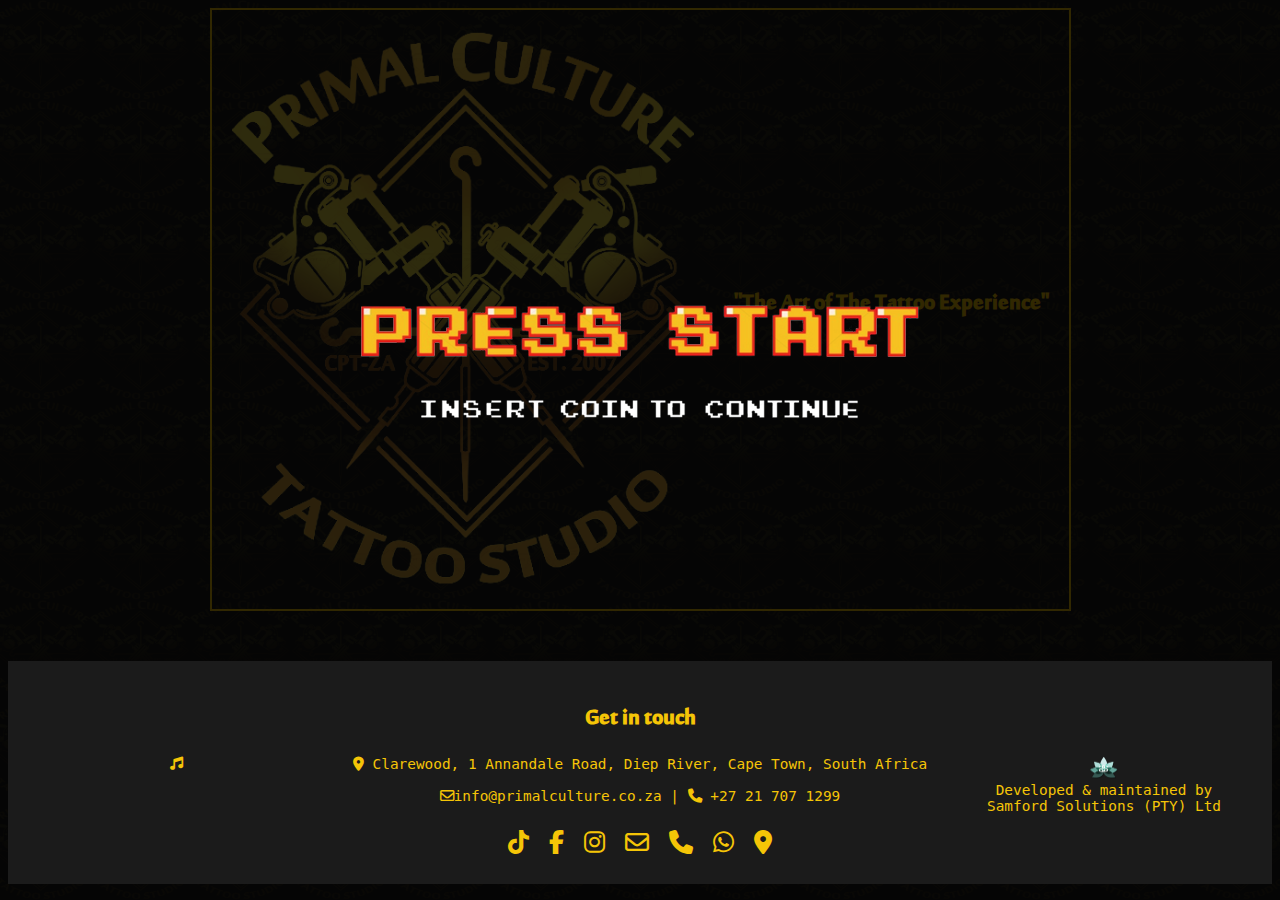
<file: index.html>
<!DOCTYPE html>
<html lang="en">
  <head>
    <meta charset="UTF-8" />
    <meta name="viewport" content="width=device-width, initial-scale=1.0" />
    <title>Primal Culture Tattoo Studio</title>
    <meta
      name="description"
      content="Experience world-class tattoo artistry at Primal Culture Tattoo Studio. Our talented artists specialize in a variety of styles, from traditional to contemporary. Owner Clinton Naidoo"
    />
    <meta
      name="keywords"
      content="Primal Culture Tattoo Studio, tattoo studio, tattoos, tattoo artists, custom tattoos, body art, ink, design, art, piercing, Primal Culture, Clinton Naidoo"
    />
    <link rel="apple-touch-icon" sizes="180x180" href="ico/" />
    <link
      rel="icon"
      type="image/png"
      sizes="32x32"
      href="ico/favicon-32x32.png"
    />
    <link
      rel="icon"
      type="image/png"
      sizes="16x16"
      href="ico/favicon-16x16.png"
    />
    <link rel="manifest" href="ico/site.webmanifest" />
    <link rel="stylesheet" href="css/styles.css" />
    <link
      rel="stylesheet"
      href="https://cdnjs.cloudflare.com/ajax/libs/font-awesome/6.4.0/css/all.min.css"
    />
  </head>
  <!-- Google tag (gtag.js) -->
  <script
    async
    src="https://www.googletagmanager.com/gtag/js?id=G-3WVLD39H5S"
  ></script>
  <!-- Google tag (gtag.js) -->
  <script
    async
    src="https://www.googletagmanager.com/gtag/js?id=G-3WVLD39H5S"
  ></script>
  <script>
    window.dataLayer = window.dataLayer || [];
    function gtag() {
      dataLayer.push(arguments);
    }
    gtag("js", new Date());

    gtag("config", "G-3WVLD39H5S");
  </script>
  <body>
    <div class="container">
      <div class="overlay">
        <img src="images/PressStart.png" alt="Insert coin to continue" />
      </div>
      <div class="grid">
        <div class="grid-item">
          <img
            src="images/PrimalCulture.png"
            alt="Primal Culture Tattoo Studio"
          />
        </div>
        <div class="grid-item item">
          <h1>"The Art of The Tattoo Experience"</h1>
        </div>
      </div>
    </div>
    <footer class="footer-container">
      <div class="item centered"><h1 class="centered">Get in touch</h1></div>
      <div class="footer-container-item">
        <div class="item centered">
          <audio
            id="bobbleAudio"
            src="audio/BubbleBobble.mp3"
            preload="auto"
            autoplay
            loop="loop"
          ></audio>
          <button id="btn_playPause" value="" title="CLICK ME!">
            <i class="fa-solid fa-music fa-beat" style="--fa-beat-scale: 2"></i>
          </button>
        </div>
        <div class="item centered wider-item">
          <code>
            <a
              href="https://maps.app.goo.gl/v45ohLUkHNrh6TwU8"
              target="_blank"
              title="See where Primal Culture Tattoo Studio is located"
              ><i
                class="fa-solid fa-location-dot"
                title="Primal Culture address"
              ></i
            ></a>
            Clarewood, 1 Annandale Road, Diep River, Cape Town, South Africa
            <br /><br />
            <i
              class="fa-regular fa-envelope"
              title="Email Primal Culture Now!"
            ></i
            ><a href="mailto:info@primalculture.co.za"
              >info@primalculture.co.za</a
            >
            |
            <i class="fa-solid fa-phone"></i>&nbsp;<a
              href="tel:+27217071299"
              title="Call Primal Culture"
              >+27&nbsp;21&nbsp;707&nbsp;1299</a
            ><br /><br />
          </code>
          <div class="footer-icons">
            <a
              href="https://www.tiktok.com/@primal_culture"
              title="TikTok Primal Culture"
              ><i class="fa-brands fa-tiktok"></i
            ></a>
            <a
              href="https://www.facebook.com/PrimalCultureTattoo/"
              target="_blank"
              title="Facebook Primal Culture Tattoo Studio"
              ><i class="fa-brands fa-facebook-f"></i
            ></a>
            <a
              href="https://www.instagram.com/primal_culture/?hl=en"
              target="_blank"
              title="Primal Culture on Instagram"
              ><i class="fa-brands fa-instagram"></i
            ></a>
            <a href="mailto:info@primalculture.co.za"
              ><i
                class="fa-regular fa-envelope"
                title="Email Primal Culture Now!"
              ></i
            ></a>
            <a href="tel:+27217071299" title="Call Primal Culture"
              ><i class="fa-solid fa-phone"></i
            ></a>
            <a
              href="https://wa.me/27217071299?text=Hello%20there%20from%20the%20website"
              target="_blank"
              title="WhatsApp Primal Culture"
              ><i class="fa-brands fa-whatsapp"></i
            ></a>
            <a
              href="https://maps.app.goo.gl/v45ohLUkHNrh6TwU8"
              target="_blank"
              title="See where Primal Culture Tattoo Studio is located"
              ><i class="fa-solid fa-location-dot"></i
            ></a>
          </div>
        </div>
        <div class="item centered">
          <code
            ><a
              href="https://www.samford.co.za"
              target="_blank"
              title="Developed and
            maintained by Samford Solutions"
            >
              <img
                class="samford-img"
                src="images/SamfordSolutions.png"
                alt="Developed and
                        maintained by Samford Solutions"
              /> </a
            ><br />Developed &amp; maintained by <br />
            Samford Solutions (PTY) Ltd
          </code>
        </div>
      </div>
    </footer>
    <script src="js/sound.js"></script>
  </body>
</html>
</file>
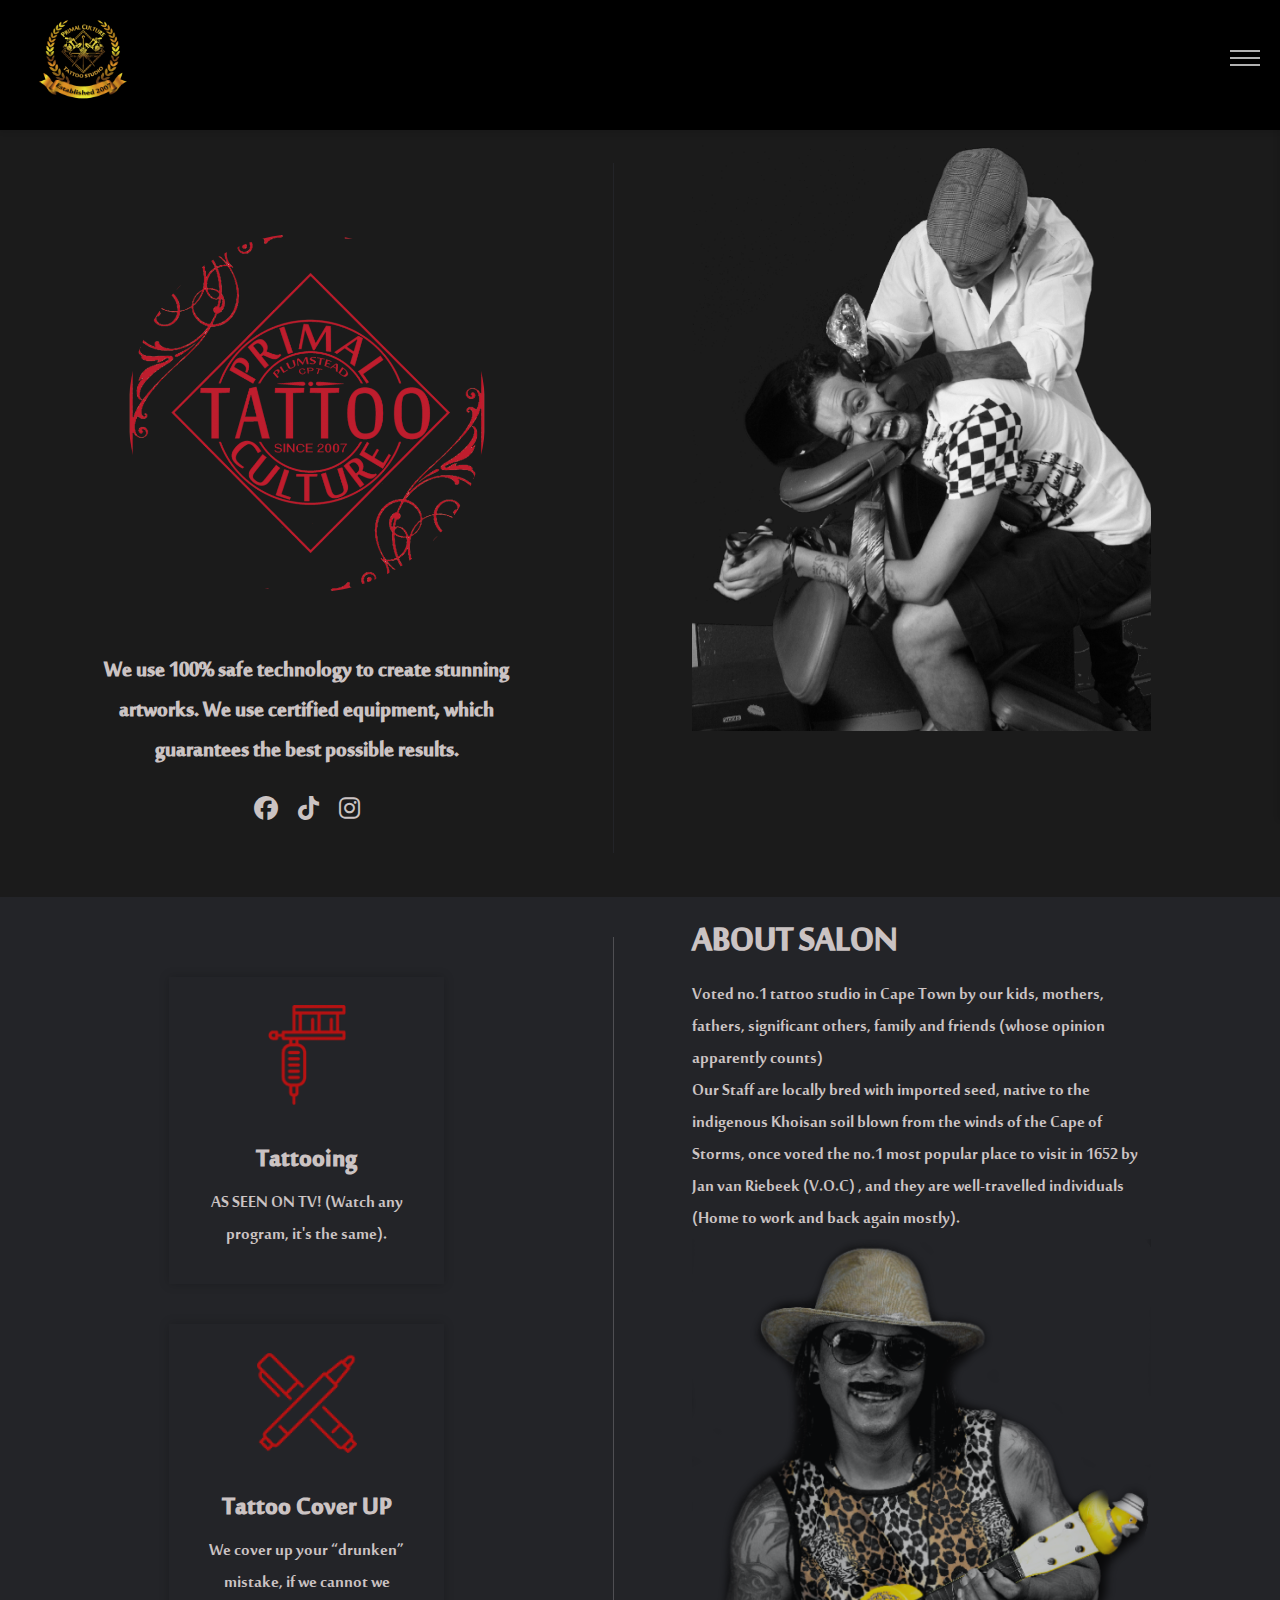
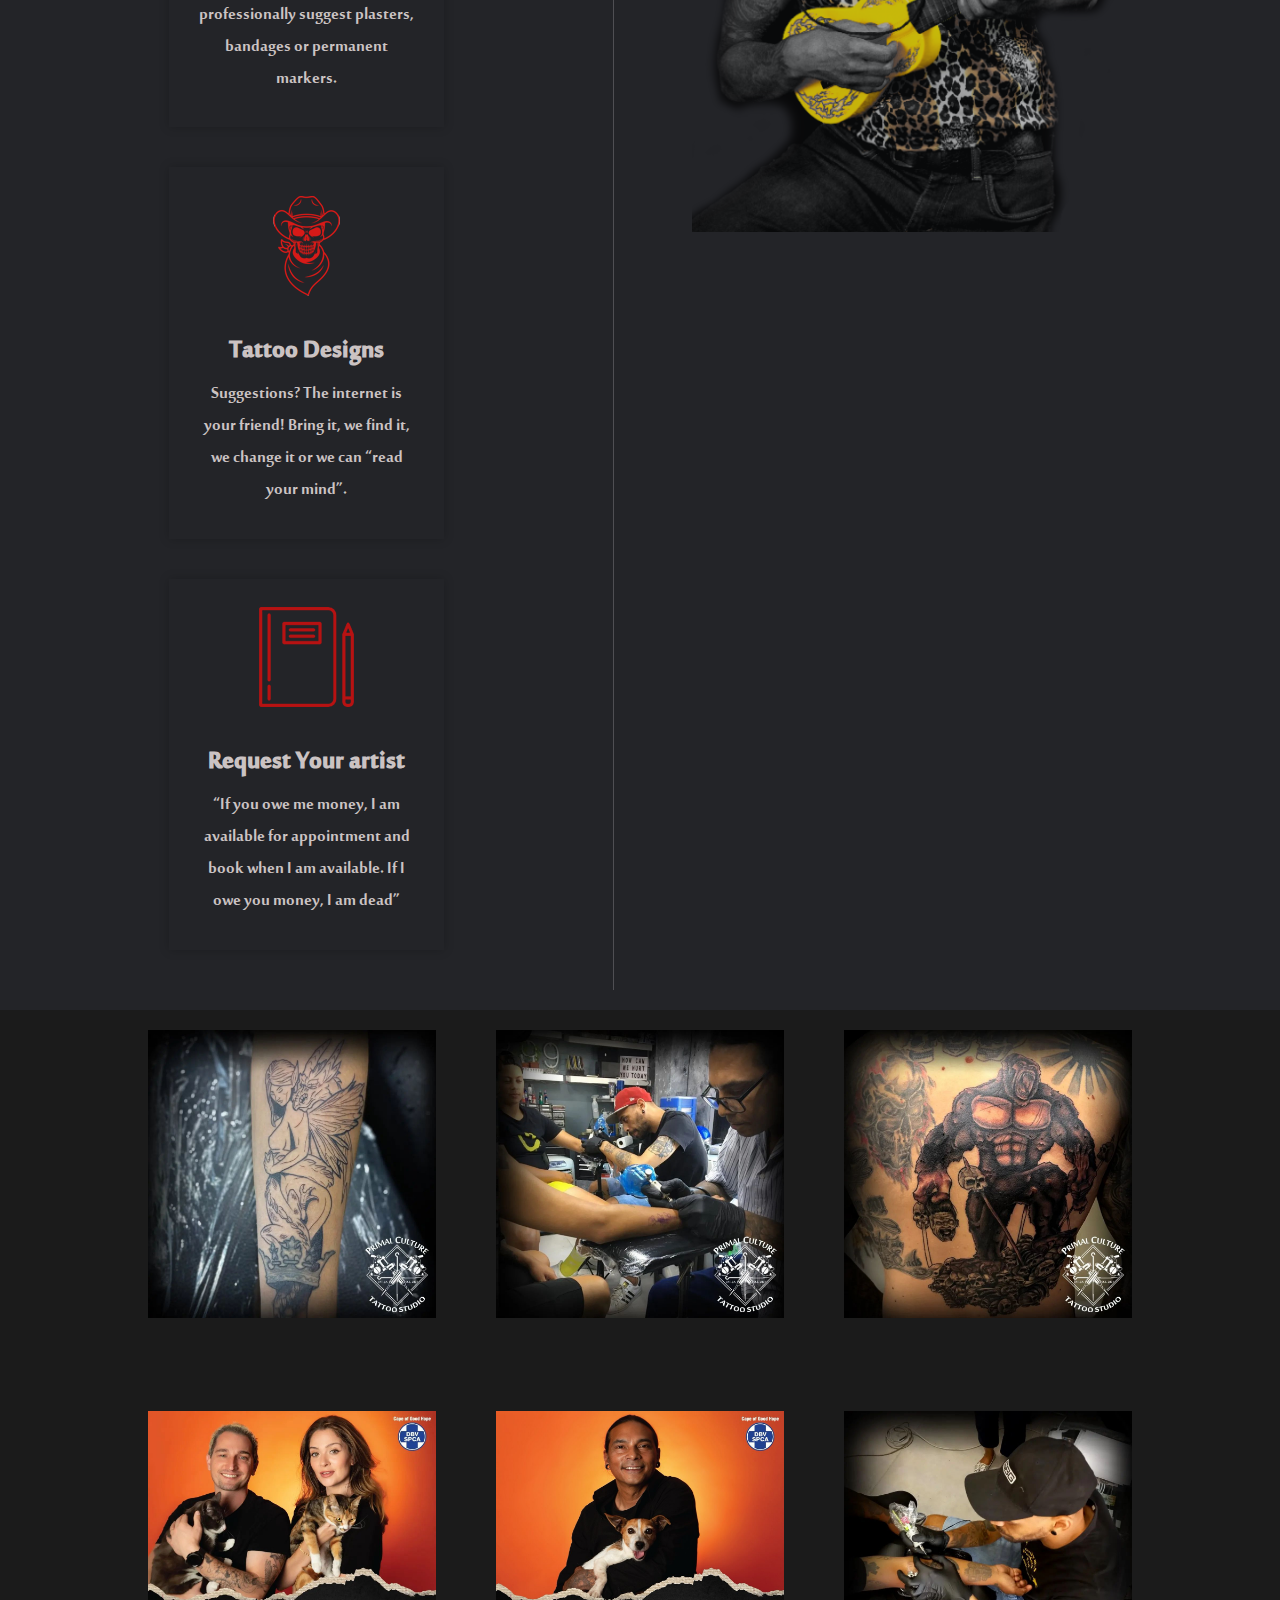
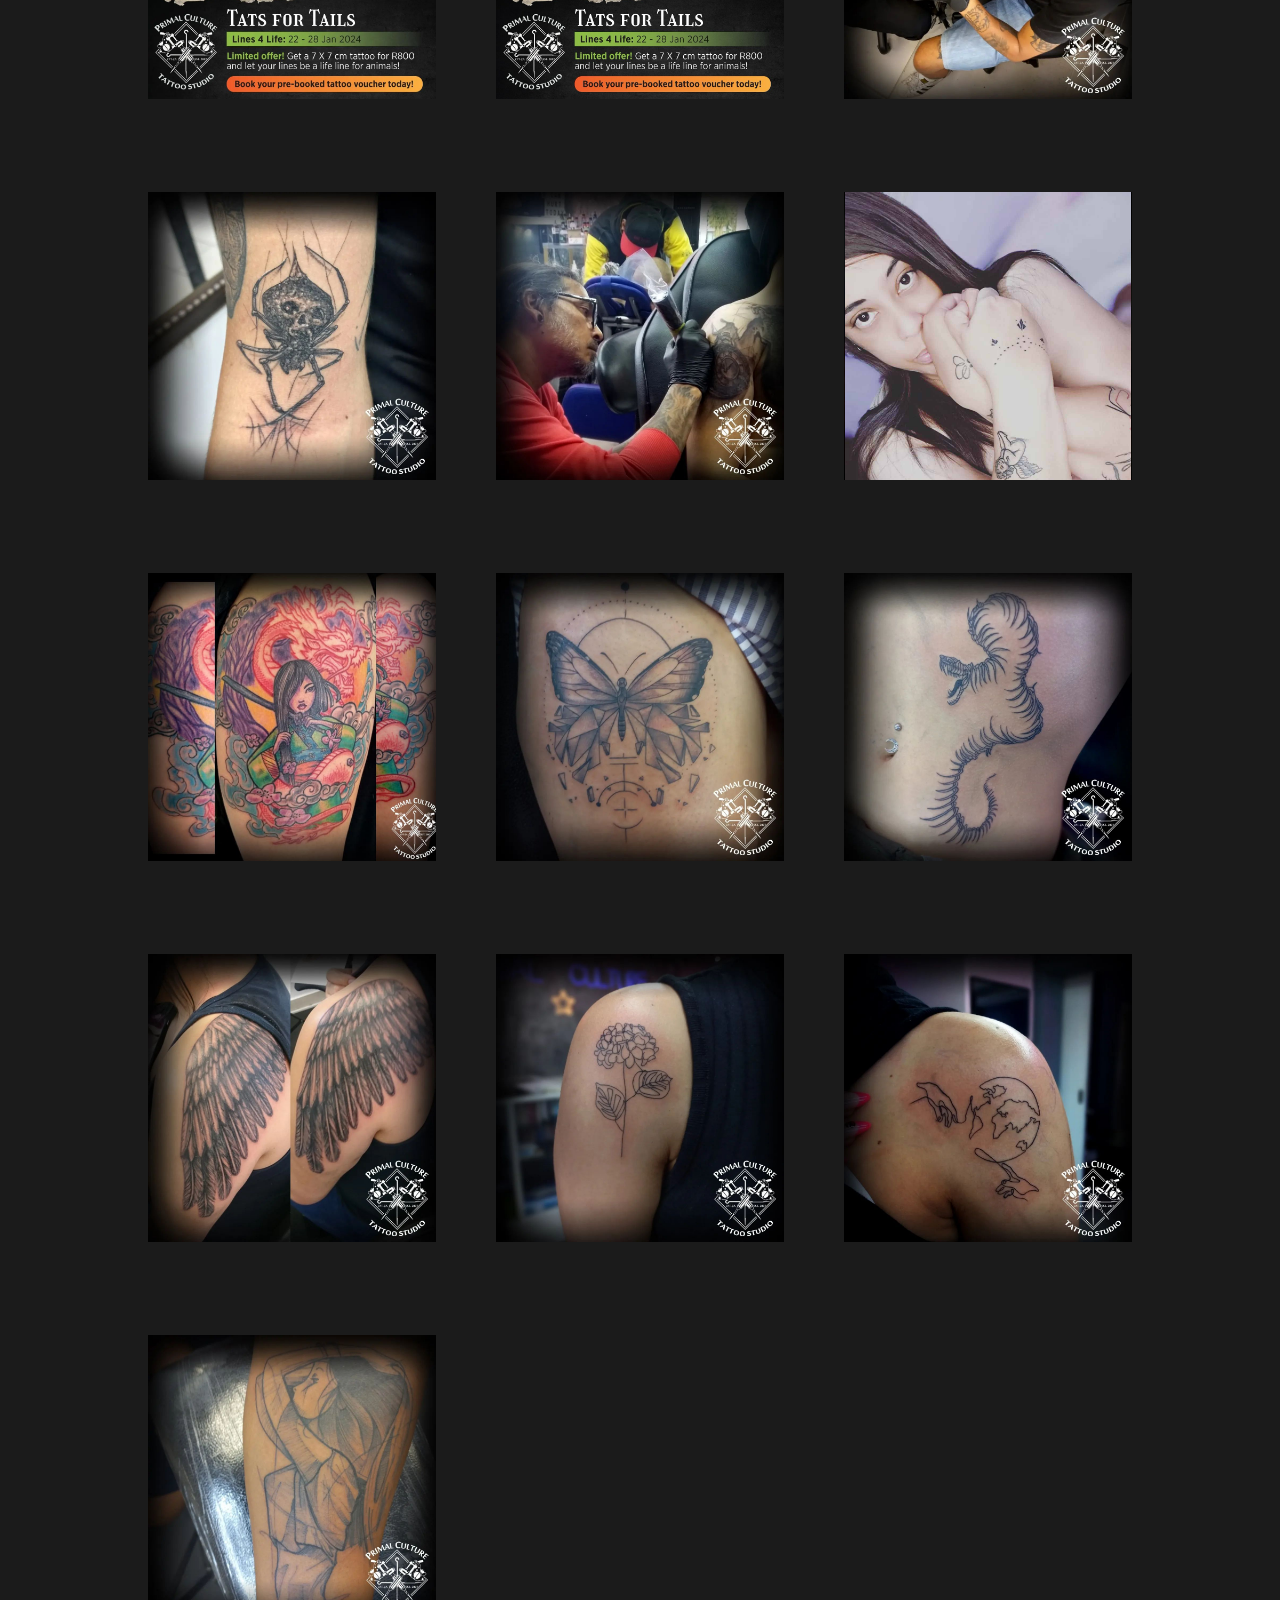
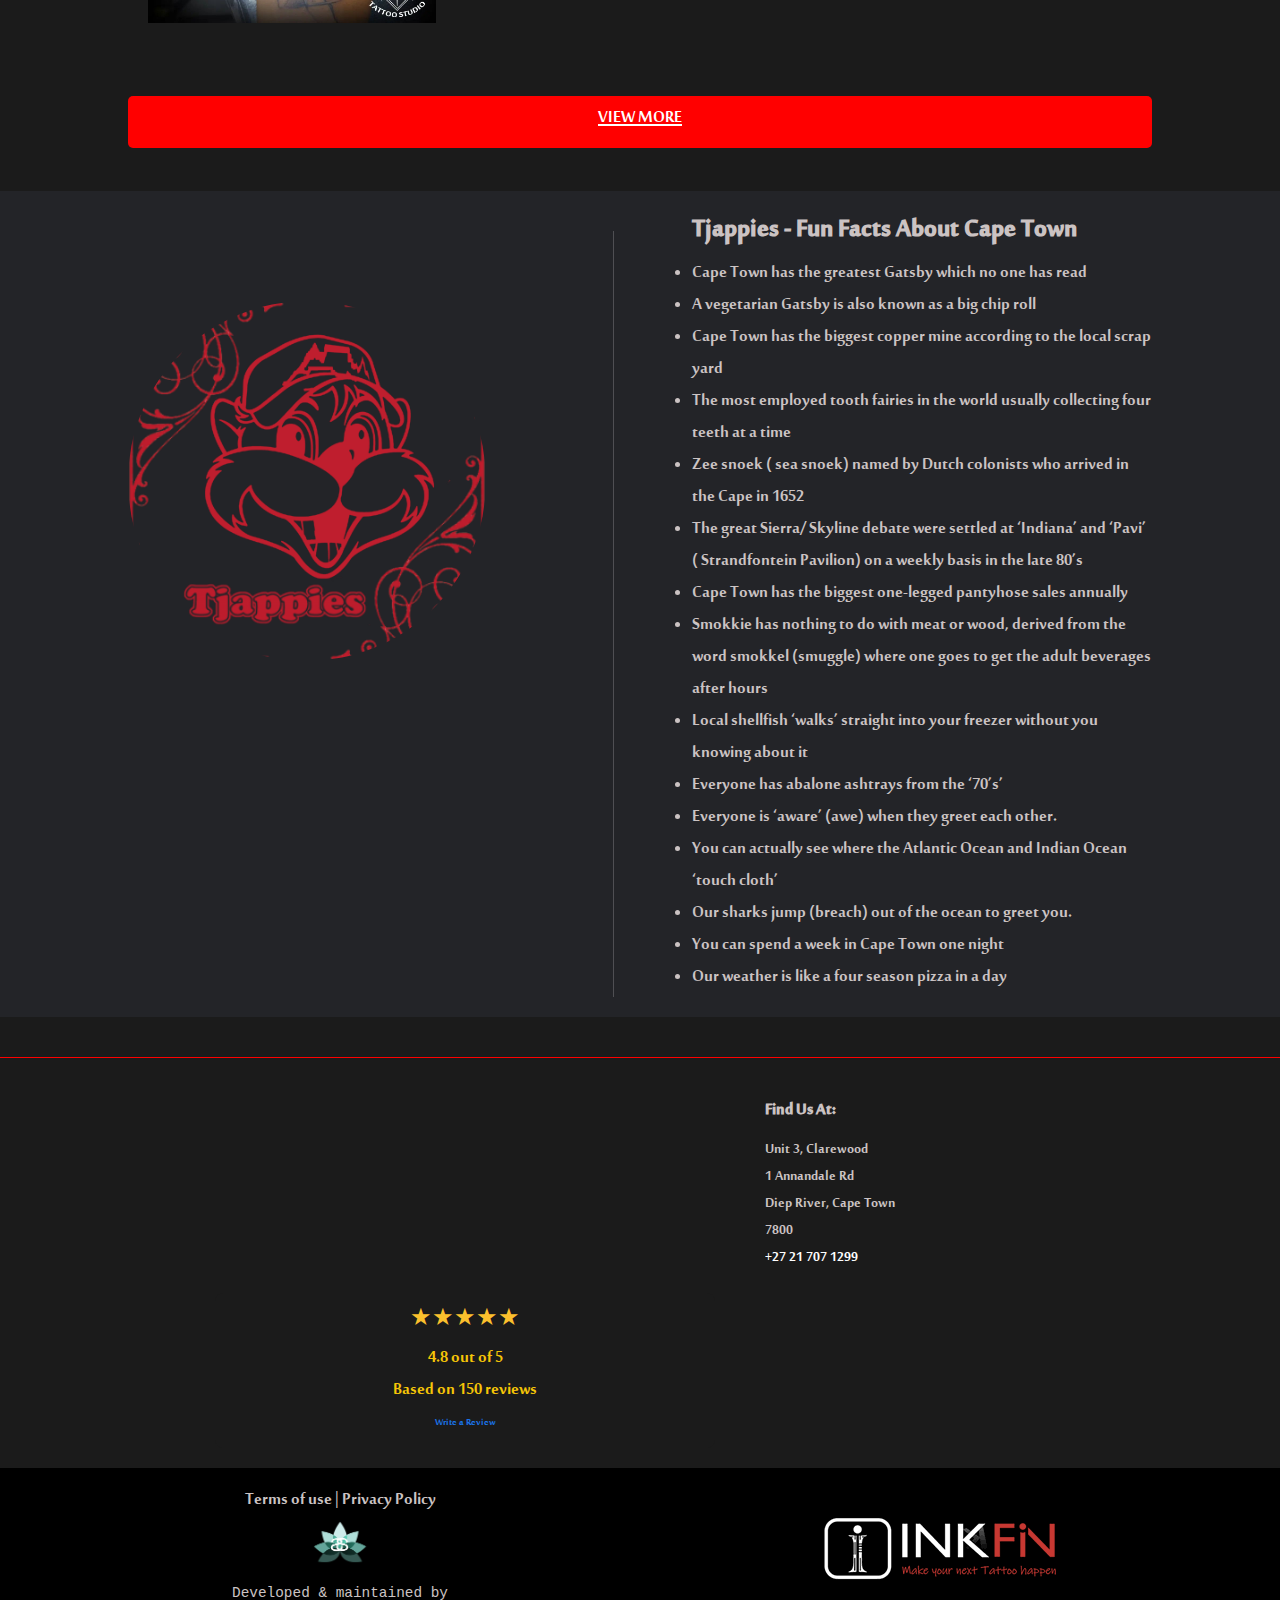
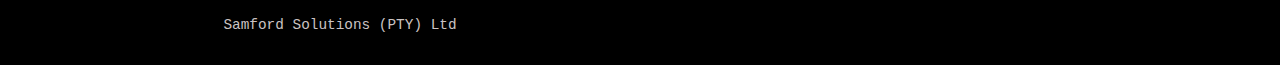
<file: archived/index.html>
<!DOCTYPE html>
<html lang="en">
  <head>
    <meta charset="UTF-8" />
    <meta name="viewport" content="width=device-width, initial-scale=1.0" />
    <title>Primal Culture Tattoo Studio - The Art of the Tattoo Experience&trade;</title>
    <link rel="apple-touch-icon" sizes="180x180" href="../ico/apple-touch-icon.png" />
    <link rel="icon" type="image/png" sizes="32x32" href="../ico/favicon-32x32.png" />
    <link rel="icon" type="image/png" sizes="16x16" href="../ico/favicon-16x16.png" />
    <link rel="stylesheet" href="./css/styles.css" />
    <link rel="stylesheet" href="https://cdnjs.cloudflare.com/ajax/libs/font-awesome/6.5.1/css/all.min.css" />
  </head>
  <body>
    <header>
      <div class="logo">
        <img src="../images/PrimalCulture_Laurels.png" alt="Experience world-class tattoo artistry at Primal Culture Tattoo Studio" />
      </div>
      <input type="checkbox" id="menu-toggle" />
      <label for="menu-toggle" class="menu-toggle">
        <span></span>
        <span></span>
        <span></span>
      </label>
      <nav class="menu">
        <ul>
          <li><a href="index.html">Home</a></li>
          <li><a href="aboutus.html">About</a></li>
          <li><a href="bookings.html">Bookings</a></li>
          <li><a href="contact.html">Contact</a></li>
        </ul>
      </nav>
    </header>
    <div class="container">
      <div class="column border-right">
        <div class="column-content">
          <img src="../images/PrimalTattoCulture_red.png" alt="Primal Culture Tattoo Studio Since 2007" class="sixty" />
          <h2>We use 100% safe technology to create stunning artworks. We use certified equipment, which guarantees the best possible results.</h2>
          <div class="social-icons">
            <a href="https://www.facebook.com/PrimalCultureTattoo/" aria-label="Facebook Primal Culture" target="_blank"><i class="fab fa-facebook"></i></a>
            <a href="https://www.tiktok.com/@primal_culture" aria-label="TikTok Primal Culture" target="_blank"><i class="fab fa-tiktok"></i></a>
            <a href="https://www.instagram.com/primal_culture/" aria-label="Instagram Primal Culture" target="_blank"><i class="fab fa-instagram"></i></a>
          </div>
        </div>
      </div>
      <div class="column">
        <div class="column-content">
          <img src="../images/HeadTattooTikTok.png" alt="Primal Culture Tjappies" class="one100Image" />
        </div>
      </div>
    </div>
    <div class="container">
      <div class="column border-right-second">
        <div class="tattoo-container">
          <div class="image-container">
            <img src="../images/tattooing.png" alt="Tattooing" />
            <h2>Tattooing</h2>
            <p>AS SEEN ON TV! (Watch any program, it's the same).</p>
          </div>
          <div class="image-container">
            <img src="../images/tattoo_coverup.png" alt="Tattoo cover up" />
            <h2>Tattoo Cover UP</h2>
            <p>We cover up your “drunken” mistake, if we cannot we professionally suggest plasters, bandages or permanent markers.</p>
          </div>
          <div class="image-container">
            <img src="../images/tatoo_designs.png" alt="Tattoo designs" />
            <h2>Tattoo Designs</h2>
            <p>Suggestions? The internet is your friend! Bring it, we find it, we change it or we can “read your mind”.</p>
          </div>
          <div class="image-container">
            <img src="../images/request_your_artist.png" alt="Request your artist" />
            <h2>Request Your artist</h2>
            <p>“If you owe me money, I am available for appointment and book when I am available. If I owe you money, I am dead”</p>
          </div>
        </div>
      </div>
      <div class="column">
        <div class="column-content">
          <div class="left">
            <h1>ABOUT SALON</h1>
            <p>Voted no.1 tattoo studio in Cape Town by our kids, mothers, fathers, significant others, family and friends (whose opinion apparently counts)</p>
            <p>
              Our Staff are locally bred with imported seed, native to the indigenous Khoisan soil blown from the winds of the Cape of Storms, once voted the no.1 most popular place to visit in 1652
              by Jan van Riebeek (V.O.C) , and they are well-travelled individuals (Home to work and back again mostly).
            </p>
          </div>
          <img src="../images/ClintonNaidoo.png" alt="Clinton Naidoo" />
        </div>
      </div>
    </div>
    <div class="grid-container">
      <div class="grid-item"><img src="../images/gallery/355821151_808273564247609_8753376740080211220_n.jfif" alt="" class="hover-image" /></div>
      <div class="grid-item"><img src="../images/gallery/357747053_936296897711725_5175620042658177581_n.jfif" alt="" class="hover-image" /></div>
      <div class="grid-item"><img src="../images/gallery/357898560_981079789530092_8511795686080962704_n.jfif" alt="" class="hover-image" /></div>
      <div class="grid-item"><img src="../images/gallery/405807814_870377394878092_5479877949243259484_n.jfif" alt="" class="hover-image" /></div>
      <div class="grid-item"><img src="../images/gallery/410162287_18297169123181695_1965329375022566746_n.jpg" alt="" class="hover-image" /></div>
      <div class="grid-item"><img src="../images/gallery/355069786_641973744483695_4250688778728926877_n.jfif" alt="" class="hover-image" /></div>
      <div class="grid-item"><img src="../images/gallery/354193386_2010178275985816_7174598662134500909_n.jfif" alt="" class="hover-image" /></div>
      <div class="grid-item"><img src="../images/gallery/354046287_3200046683626639_5112543862739647128_n.jfif" alt="" class="hover-image" /></div>
      <div class="grid-item"><img src="../images/gallery/334614114_759086782312521_4150676821870082413_n.jfif" alt="" class="hover-image" /></div>
      <div class="grid-item"><img src="../images/gallery/123594661_367062194634406_2953163752346731088_n.jpg" alt="" class="hover-image" /></div>
      <div class="grid-item"><img src="../images/gallery/353852317_1317117899211241_4573409756134855604_n.jfif" alt="" class="hover-image" /></div>
      <div class="grid-item"><img src="../images/gallery/353943503_601619632061742_1851267084366513112_n.jfif" alt="" class="hover-image" /></div>
      <div class="grid-item"><img src="../images/gallery/angelwings.jfif" alt="" class="hover-image" /></div>
      <div class="grid-item"><img src="../images/gallery/Flower.jfif" alt="" class="hover-image" /></div>
      <div class="grid-item"><img src="../images/gallery/hands.jfif" alt="" class="hover-image" /></div>
      <div class="grid-item"><img src="../images/gallery/abstract.jfif" alt="" class="hover-image" /></div>
    </div>
    <div class="button-container">
      <a href="https://www.instagram.com/primal_cultures/" target="_blank" class="red-button" aria-hidden="false">VIEW MORE</a>
    </div>
    <div class="container second-bg">
      <div class="column border-right-second">
        <div class="tattoo-container"><img src="../images/Tjappies.png" alt="Primal Culture Tjappies" class="sixty" /></div>
      </div>
      <div class="column">
        <div class="column-content">
          <div class="left">
            <h2>Tjappies - Fun Facts About Cape Town</h2>
            <ul>
              <li>Cape Town has the greatest Gatsby which no one has read</li>
              <li>A vegetarian Gatsby is also known as a big chip roll</li>
              <li>Cape Town has the biggest copper mine according to the local scrap yard</li>
              <li>The most employed tooth fairies in the world usually collecting four teeth at a time</li>
              <li>Zee snoek ( sea snoek) named by Dutch colonists who arrived in the Cape in 1652</li>
              <li>The great Sierra/ Skyline debate were settled at ‘Indiana’ and ‘Pavi’ ( Strandfontein Pavilion) on a weekly basis in the late 80’s</li>
              <li>Cape Town has the biggest one-legged pantyhose sales annually</li>
              <li>Smokkie has nothing to do with meat or wood, derived from the word smokkel (smuggle) where one goes to get the adult beverages after hours</li>
              <li>Local shellfish ‘walks’ straight into your freezer without you knowing about it</li>
              <li>Everyone has abalone ashtrays from the ‘70’s’</li>
              <li>Everyone is ‘aware’ (awe) when they greet each other.</li>
              <li>You can actually see where the Atlantic Ocean and Indian Ocean ‘touch cloth’</li>
              <li>Our sharks jump (breach) out of the ocean to greet you.</li>
              <li>You can spend a week in Cape Town one night</li>
              <li>Our weather is like a four season pizza in a day</li>
            </ul>
          </div>
        </div>
      </div>
    </div>
    <div class="red-line"></div>
    <div class="map-column">
      <div class="map-container">
        <div class="map-box">
          <iframe
            src="https://www.google.com/maps/embed?pb=!1m18!1m12!1m3!1d3306.547793009641!2d18.46117018908992!3d-34.02981675821442!2m3!1f0!2f0!3f0!3m2!1i1024!2i768!4f13.1!3m3!1m2!1s0x1dcc42d1930f29d1%3A0xd74fc4ad673c110d!2sPrimal%20Culture%20Tattoo%20Studio!5e0!3m2!1sen!2sza!4v1729555759500!5m2!1sen!2sza"
            allowfullscreen=""
            loading="lazy"
            referrerpolicy="no-referrer-when-downgrade"></iframe>
          <div class="reviews-container">
            <div class="star-rating">★★★★★</div>
            <div class="review-count">4.8 out of 5</div>
            <div class="review-count">Based on 150 reviews</div>
            <a href="https://g.page/r/your-google-review-link" target="_blank" class="google-review-link">Write a Review</a>
          </div>
        </div>
        <div class="map-content">
          <h3>Find Us At:</h3>
          <p>
            Unit 3, Clarewood<br />
            1 Annandale Rd<br />
            Diep River, Cape Town<br />
            7800 <br />
            <a href="tel:+27217071299" class="white-link">+27 21 707 1299</a>
          </p>
        </div>
      </div>
    </div>
    <footer class="footer">
      <div class="footer-content">
        <div class="footer-column">
          <!-- <h3>Column 1</h3> -->
          <p>Terms of use | Privacy Policy</p>
          <code
            ><a
              href="https://www.samford.co.za"
              target="_blank"
              title="Developed and
            maintained by Samford Solutions">
              <img
                class="samford-img"
                src="../images/SamfordSolutions.png"
                alt="Developed and
                        maintained by Samford Solutions" /> </a
            ><br />Developed &amp; maintained by <br />
            Samford Solutions (PTY) Ltd
          </code>
        </div>
        <div class="footer-column">
          <!-- <h3>Column 2</h3> -->
          <!-- <p>Content for the second column goes here.</p> -->
          <a href="https://tattoos.inkfin.co.za/" target="_blank"><img src="../images/InkFin.png" alt="InkFin" /></a>
        </div>
      </div>
    </footer>
  </body>
</html>
</file>
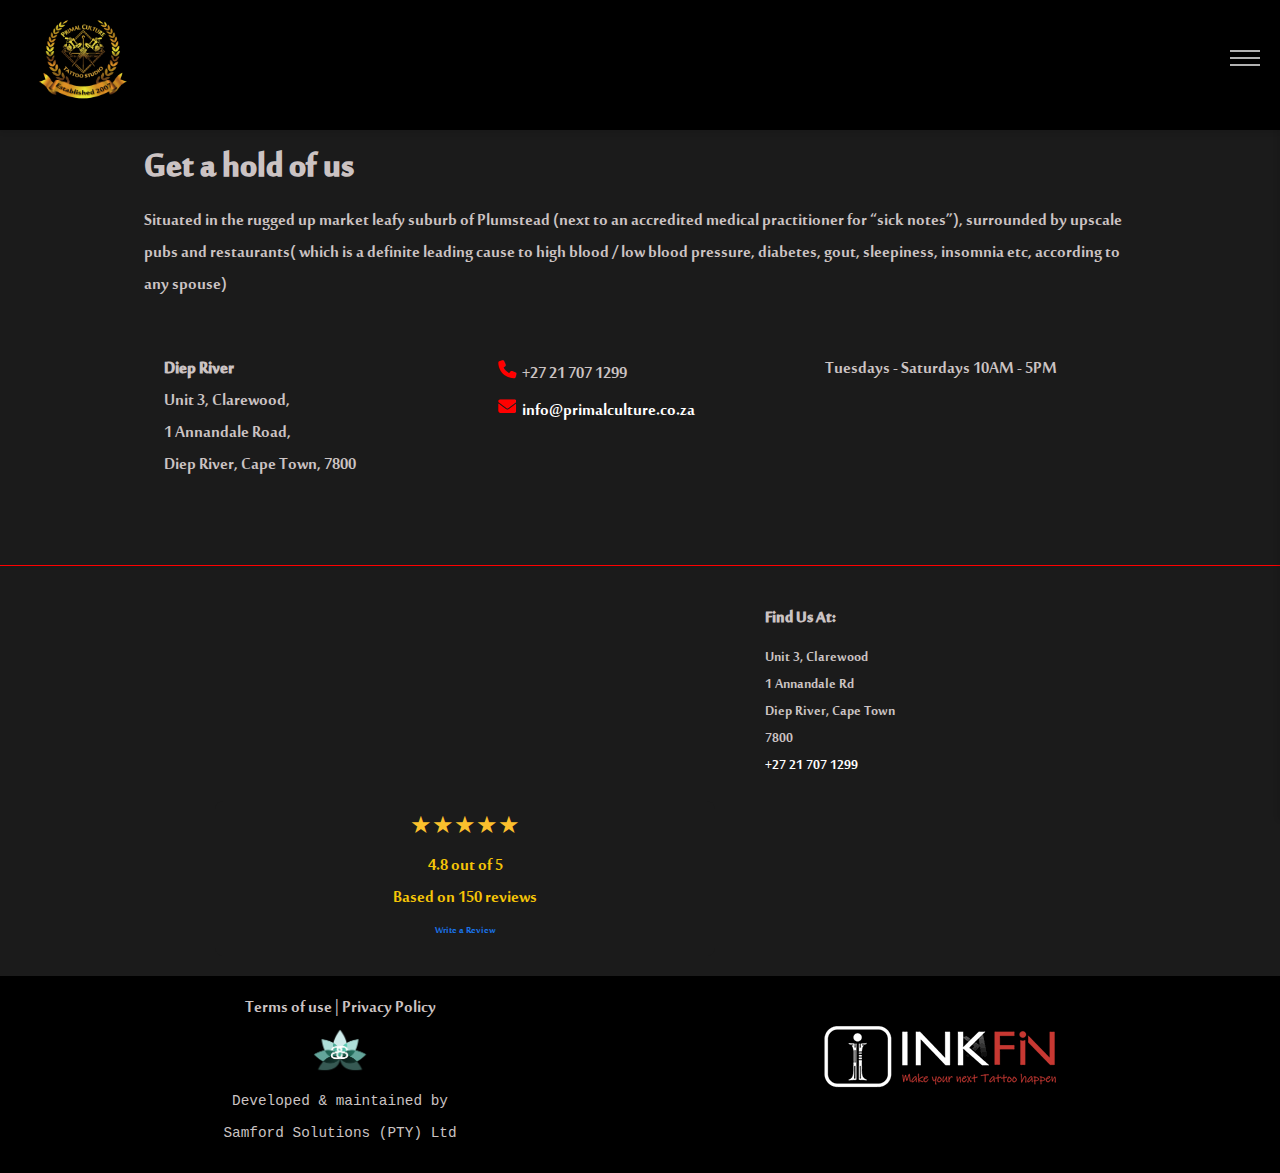
<file: archived/contact.html>
<!DOCTYPE html>
<html lang="en">
  <head>
    <meta charset="UTF-8" />
    <meta name="viewport" content="width=device-width, initial-scale=1.0" />
    <title>Primal Culture Tattoo Studio - Get hold of us</title>
    <link rel="apple-touch-icon" sizes="180x180" href="../ico/apple-touch-icon.png" />
    <link rel="icon" type="image/png" sizes="32x32" href="../ico/favicon-32x32.png" />
    <link rel="icon" type="image/png" sizes="16x16" href="../ico/favicon-16x16.png" />
    <link rel="stylesheet" href="./css/styles.css" />
    <link rel="stylesheet" href="https://cdnjs.cloudflare.com/ajax/libs/font-awesome/6.5.1/css/all.min.css" />
  </head>
  <body>
    <header>
      <div class="logo">
        <img src="../images/PrimalCulture_Laurels.png" alt="Experience world-class tattoo artistry at Primal Culture Tattoo Studio" />
      </div>
      <input type="checkbox" id="menu-toggle" />
      <label for="menu-toggle" class="menu-toggle">
        <span></span>
        <span></span>
        <span></span>
      </label>
      <nav class="menu">
        <ul>
          <li><a href="index.html">Home</a></li>
          <li><a href="aboutus.html">About</a></li>
          <li><a href="bookings.html">Bookings</a></li>
          <li><a href="contact.html">Contact</a></li>
        </ul>
      </nav>
    </header>
    <div class="container">
      <div class="column2">
        <div class="column-content">
          <div class="left">
            <h1>Get a hold of us</h1>
            <p>
              Situated in the rugged up market leafy suburb of Plumstead (next to an accredited medical practitioner for “sick notes”), surrounded by upscale pubs and restaurants( which is a definite
              leading cause to high blood / low blood pressure, diabetes, gout, sleepiness, insomnia etc, according to any spouse) <br /><br />
            </p>
          </div>
          <div class="contact-container">
            <div class="contact-column left">
              <h3 class="left">Diep River</h3>
              Unit 3, Clarewood, <br />
              1 Annandale Road, <br />Diep River, Cape Town, 7800
            </div>
            <div class="contact-column left">
              <a href="tel:+27217071299" class="white-link"></a><i class="fa fa-phone"></i> +27 21 707 1299</a> <br />
              <a href="mailto:info@primalculture.co.za" class="white-link"><i class="fa fa-envelope"></i> info@primalculture.co.za</a>
            </div>
            <div class="contact-column left">Tuesdays - Saturdays 10AM - 5PM</div>
          </div>
        </div>
      </div>
    </div>
    <div class="red-line"></div>
    <div class="map-column">
      <div class="map-container">
        <div class="map-box">
          <iframe
            src="https://www.google.com/maps/embed?pb=!1m18!1m12!1m3!1d3306.547793009641!2d18.46117018908992!3d-34.02981675821442!2m3!1f0!2f0!3f0!3m2!1i1024!2i768!4f13.1!3m3!1m2!1s0x1dcc42d1930f29d1%3A0xd74fc4ad673c110d!2sPrimal%20Culture%20Tattoo%20Studio!5e0!3m2!1sen!2sza!4v1729555759500!5m2!1sen!2sza"
            allowfullscreen=""
            loading="lazy"
            referrerpolicy="no-referrer-when-downgrade"></iframe>
          <div class="reviews-container">
            <div class="star-rating">★★★★★</div>
            <div class="review-count">4.8 out of 5</div>
            <div class="review-count">Based on 150 reviews</div>
            <a href="https://g.page/r/your-google-review-link" target="_blank" class="google-review-link">Write a Review</a>
          </div>
        </div>
        <div class="map-content">
          <h3>Find Us At:</h3>
          <p>
            Unit 3, Clarewood<br />
            1 Annandale Rd<br />
            Diep River, Cape Town<br />
            7800 <br />
            <a href="tel:+27217071299" class="white-link">+27 21 707 1299</a>
          </p>
        </div>
      </div>
    </div>
    <footer class="footer">
      <div class="footer-content">
        <div class="footer-column">
          <!-- <h3>Column 1</h3> -->
          <p>Terms of use | Privacy Policy</p>
          <code
            ><a
              href="https://www.samford.co.za"
              target="_blank"
              title="Developed and
            maintained by Samford Solutions">
              <img
                class="samford-img"
                src="../images/SamfordSolutions.png"
                alt="Developed and
                        maintained by Samford Solutions" /> </a
            ><br />Developed &amp; maintained by <br />
            Samford Solutions (PTY) Ltd
          </code>
        </div>
        <div class="footer-column">
          <!-- <h3>Column 2</h3> -->
          <!-- <p>Content for the second column goes here.</p> -->
          <a href="https://tattoos.inkfin.co.za/" target="_blank"><img src="../images/InkFin.png" alt="InkFin" /></a>
        </div>
      </div>
    </footer>
  </body>
</html>
</file>
<file: css/styles.css>
*, *::before, *::after {
    box-sizing: border-box;
  }
  
@font-face {
    font-family: 'MyCustomFont';
    src: url('../fonts/moolbor.ttf') format('woff2'),
         url('../fonts/moolbor.ttf') format('woff');
    font-weight: normal;
    font-style: normal;
  } 
  
:root {
    --primary-color: #F5C507;
    --secondary-color: #CBC3C3;
    --bg-color: #1b1b1b;
    --font-family: 'MyCustomFont',Arial, sans-serif;
    --font-size: 16px;
  }
  
  body {
    font-family: var(--font-family);
    font-size: var(--font-size);
    color: var(--primary-color);
    background-color: var(--bg-color);
   
  }

  .container {
    display: flex; /* Ensure the parent container has flexbox layout */
    justify-content: center;
    align-items: center;
    display: flex;
    flex-direction: column;  
    /* min-height: 100vh;   */
    overflow: auto;
  }
  
  .grid {
    display: flex;
    justify-content: center;
    align-items: center;
    border: 2px solid var(--primary-color); /* Adjust the border style, width, and color as needed */
    /* max-width: 80%; Adjust the width as needed */
    /* height: auto; Adjust the height as needed */
    /* margin-top: 1%; */
    flex-wrap: wrap;
    flex-grow: 1;
    &::before {
        content: "";
        position: absolute;
        top: 0px;
        right: 0px;
        bottom: 0px;
        left: 0px;        
        background-image: url('../images/PrimalCulture.png');
        background-repeat: repeat;
        background-position: center center;
        background-size: 100px 100px;
        opacity: 0.1;        
      }
  }
  
  .grid-item {
    display: flex;
    justify-content: center;
    align-items: center;
    flex-grow: 1;
    padding: 20px; /* Adjust the padding as needed */
    border: 0px solid gray; /* Adjust the border style, width, and color as needed */
    max-width: 502px; /* Set a specific width for the grid item */
    max-height: 607px; /* Set a specific height for the grid item */
    
    align-content: flex-start;
    
  }  
  .grid-item img {
    max-width: 100%;
    max-height: 100%;
    object-fit: contain;
  }
  .overlay {
    position: fixed;
    top: 0;
    left: 0;
    width: 100%;
    height: 100%;
    background-color: rgba(0, 0, 0, 0.8); /* Adjust the opacity as needed */
    z-index: 9999; /* Ensure it's on top of other elements */
    animation: flash 2.5s infinite;
  }
  .overlay img {
    max-width: 75%;
    max-height: 75%;
    object-fit: contain;
    position: absolute;
    top: 40%;
    left: 50%;
    transform: translate(-50%, -50%);
  }
  @keyframes flash {
    0% {
      opacity: 1;
    }
    45% {
        opacity: 0;
      }
      47% {
        opacity: 0;
      }
    50% {
        opacity: 0;
    }
    52% {
        opacity: 0;
    }
    55% {
        opacity: 0;
    }
    100% {
      opacity: 1;
    }
  }
  .item h1{
    text-align: center;
  }
  /* .footer {
    position: sticky;
    bottom: 0;
    left: 0;
    width: 100%;
    background-color: #1b1b1b;
    z-index: 10000;
    padding: 10px 0 10px 0;
    margin: 10px 0 0 0;
    top: 100vh;    
    text-align: center;
  } */
  .footer-container {
  padding: 20px;
  z-index: 10000;
  position: sticky;
  /* bottom: 0; */
  left: 0;
  right: 0;
  background-color: var(--bg-color); /* Adjust background color as needed */
  margin-top: 50px;
    
}
.footer-container-item {
  display: flex;
  flex-wrap: wrap;
  flex: 1;
  gap: 20px;
}
  
  .item {
    flex: 1; /* Ensure items take up equal space */
  }
  
  .centered {
    text-align: center; /* Center the content within the item */
  }
  .footer h1, .footer-container h1 {text-align: center; margin-bottom: 10px;}
  .fa-user {
    transform: scale(0.5); /* Adjust the scale factor as needed */
  }
  .footer-icons {
    display: flex;
    flex-wrap: wrap;
    justify-content: center;
    align-items: center;
    padding: 0 10px; /* Adjust padding as needed */    
  }
  .footer-icons a, .footer code a, .footer-container a, #btn_playPause {color: var(--primary-color); text-decoration: none;}
  .footer code a:hover {text-decoration: underline;}
  .footer-icons i {
    font-size: 24px; /* Adjust font size as needed */
    margin: 10px; /* Adjust margin as needed */
  }
  .bigger {font-size: 24px;}
  .footer-container code {
    text-align: center;
    display: block; /* Ensure the code element behaves like a block-level element */
    font-size: 0.9em;
    /* font-size: 3vmin; */
  }
  #btn_playPause{border: none;
    background: none;
    cursor: pointer;
    padding: 0;
  }
  .music-box{position: absolute;}    
  .wider-item {
    flex: 2; /* Make this item twice as wide */
  }
  .samford-img {max-width: 10%;}
  
  
  @media (max-width: 600px) {
    .footer-container-item {
      flex-direction: column; /* Stack items vertically */
    }
  }
</file>
<file: archived/css/styles.css>
* {
	box-sizing: border-box;
	margin: 0;
	padding: 0;
}

@font-face {
    font-family: 'MyCustomFont';
    src: url('../../fonts/moolbor.ttf') format('woff2'),
         url('../../fonts/moolbor.ttf') format('woff');
    font-weight: normal;
    font-style: normal;
  } 
:root {
        --primary-color: #CBC3C3;
        --secondary-color: #F5C507;
		--tertiary-color: #ffffff;
        --bg-color: #1b1b1b;
		--secondbg-color: #232428;
        --font-family: 'MyCustomFont', Roboto, Arial, sans-serif;
        --font-size: 20px;
		/* Extra Colors */
		--blackcol: #000000;
		--hamburgercol: #b2b2b2;
		--redred: red;
		/* Defined Heights */
		--header-height: 130px;
    }
/* ODD BALLS */
.secondary-color{
	color: var(--secondary-color);
}
.second-bg {
	background-color: var(--secondbg-color);
}
.left {
	text-align: left!important;
	font-size: 1.5rem;
}
.border-right {
	border-right: 1px solid var(--secondbg-color);
	margin-top: 40px;
}
.border-right-second  {
	border-right: 1px solid rgba(255, 255, 255, 0.2);
	margin: 40px 0 20px 0;
}
.button-container {
    width: 100%;
    display: flex;
    justify-content: center;
    margin-top: 20px;
	text-align: center;	
}
.red-button {
	width: 80%;
	margin-top: 0px;
	padding: 10px;
	background-color: var(--redred);
	color: white;
	border: none;
	border-radius: 5px;
	cursor: pointer;
	font-family: var(--font-family);
	font-size: 1.5rem;
}
.red-line {
	border-top: 0.5px solid var(--redred); height: 1px;
	margin: 40px 0 20px 0;
}

    body {
        font-family: var(--font-family);
        font-size: var(--font-size);
        color: var(--primary-color);
        background-color: var(--bg-color);
		overflow-x: hidden;
		padding-top: 80px;
    }    
	header {
		display: flex;
		justify-content: space-between;
		align-items: center;
		padding: 20px;
		background-color: var(--blackcol);
		box-shadow: 0 2px 5px rgba(0,0,0,0.1);
		position: fixed;
		top: 0;
		left: 0;
		right: 0;
		height: var(--header-height);
		z-index: 1000;
	}

	.logo {
		font-size: 24px;
		font-weight: bold;
	}
	.logo img {
		max-width: 20%;
		height: auto;
		padding: 20px 0 0 15px;
		min-width: 50px;
	}
	.container {
		display: flex;
		flex-wrap: wrap;
		/*min-height: calc(100vh - var(--header-height));  Subtract header height */
		width: 100%;
		margin-top: calc(var(--header-height)/3);
	}
	
	.column {		
		flex: 0 0 48%;
		display: flex;
		flex-direction: column;
		align-items: center;
		padding: 20px;
		text-align: center;
		
	}
	.column2{		
		flex: 1;
		display: flex;
		flex-direction: column;
		align-items: center;
		padding: 20px;
		text-align: center;
		
	}
	.container:nth-child(odd) {
		background-color: var(--secondbg-color);	  }
	.column-content {
		width: 100%;
		max-width: 80%;		
	}
	.sixty {
		max-width: 100%;
		height: auto;
		max-height: 40vh;
		margin: 50px 0;
		border-radius: 50%;
	}
	img .one100Image {
		max-width: 100%;
		height: auto;
		max-height: 100vh;
	}

	img {
		max-width: 100%;
		height: auto;
		margin-bottom: 20px;
	}
	.tattoo-container {
		display: flex;
		flex-wrap: wrap;
		justify-content: center;
	  }
	  
	  .image-container {
		position: relative;
		width: 48%; /* Adjust width as needed */
		padding: 5%;
		overflow: hidden;
		max-width: 300px;
		box-shadow: 0 0 10px rgba(0, 0, 0, 0.2);
		margin: 20px;
		font-size: 1.5rem;

	  }
	  
	  .image-container img {		
		justify-content: center;
  		align-items: center;
		max-width: 100px;		
		object-fit: cover;
		transition: transform 0.3s ease-in-out;
	  }
	  
	  .image-container:hover img {
		transform: scale(1.1);	  
	  }
	  
	  .image-container::after {
		content: "";
		position: absolute;
		top: 0;
		left: 0;
		width: 100%;
		height: 100%;
		background-color: rgba(0, 0, 0, 0.1); /* Adjust opacity as needed */
		opacity: 0;
		transition: opacity 0.3s ease-in-out;
	  }
	  
	  .image-container:hover::after {
		opacity: 1;
	  }

	  .grid-container {
		display: grid;
		width: 80%;
		/*grid-template-columns: repeat(4, 1fr); /* 4 columns */
		grid-template-columns: repeat(auto-fit, minmax(300px, 1fr));
		grid-template-rows: repeat(4, 1fr); /* 4 rows */
		gap: 20px; /* Adjust gap as needed */
		margin: 0 auto; /* Center the container horizontally */

	  }
	  
	  .grid-item {
		
		padding: 20px;
		text-align: center;
	  }
	  .hover-image {
		transition: transform 0.3s ease-in-out; /* Adjust transition duration and easing as needed */
	  }
	  
	  .hover-image:hover {
		transform: scale(1.1); /* Increase size by 10% on hover */
	  }

	/* Hamburger Menu Styles */
	.menu-toggle {
		z-index: 1000;
		width: 30px;
		height: 30px;
		cursor: pointer;
	}
	.menu-toggle span {
		display: block;
		width: 100%;
		height: 2px;
		background-color: var(--hamburgercol);
		margin-bottom: 5px;
		transition: all 0.3s ease;
	}
	.menu {
		position: fixed;
		top: 0px;
		height: calc(100vh - 80px);
		right: -300px;
		width: 300px;		
		background-color: var(--blackcol);
		box-shadow: -2px 0 5px rgba(0,0,0,0.1);
		transition: right 0.3s ease;
		z-index: 999;
	}
	.menu ul {
		list-style-type: none;
		padding: 50px 0 0 0;
	}
	.menu ul li {
		padding: 10px 20px;
	}
	.menu ul li a {
		color: var(--tertiary-color);
		text-decoration: none;
	}
	#menu-toggle {
		display: none;
	}
	#menu-toggle:checked ~ .menu {
		right: 0;
	}
	#menu-toggle:checked ~ .menu-toggle span:nth-child(1) {
		transform: rotate(45deg) translate(5px, 5px);
	}
	#menu-toggle:checked ~ .menu-toggle span:nth-child(2) {
		opacity: 0;
	}
	#menu-toggle:checked ~ .menu-toggle span:nth-child(3) {
		transform: rotate(-45deg) translate(7px, -6px);
	}
	/* Social Icons Styles */
	.social-icons {
		display: flex;
		justify-content: center;
		gap: 20px;
		margin-top: 20px;
	}
	.social-icons a {
		color: var(--primary-color);
		font-size: 24px;
		transition: color 0.3s ease;
	}
	.social-icons a:hover {
		color: var(--secondary-color);
	}

	.footer {
		background-color: var(--blackcol);
		padding: 20px;
	}
	.footer-content {
		display: flex;
		justify-content: space-between;
		max-width: 1200px;
		margin: 0 auto;
		align-items: center;
	}
	.footer-column {
		flex: 1;
		padding: 0 15px;
		text-align: center;
		font-size: 1.5rem;
	}
	.footer-column code{font-size: 0.9rem;}
	.samford-img {
		max-width: 10%;
		margin: 0 auto;
	}
	.map-column {
		flex: 2;
		display: flex;
		justify-content: center;
		align-items: center;
		background: var(--bg-color);
	}
	.map-container {
		width: 100%;
		height: 350px;
		display: flex;
		justify-content: center;
		align-items: center;
		gap: 50px;
		margin: 20px 0;
	}
	.map-box {
		flex: 1;
		max-width: 500px;
		height: 100%;
		border-radius: 8px;
		overflow: hidden;
		display: flex;
		flex-direction: column;
		gap: 10px;
	}
	.map-content {
		flex: 1;
		max-width: 300px;
		height: 100%;
		border-radius: 8px;
		overflow: hidden;
		display: flex;
		flex-direction: column;
		gap: 10px;
	}
	.map-box iframe {
		width: 100%;
		flex: 1;
		border: 0;
	}
	.reviews-container {
		text-align: center;
		padding: 10px;
		background: var(--bg-color);
		border-radius: 8px;		
	}
	.star-rating {
		color: #FBC02D;
		font-size: 24px;
		margin-bottom: 5px;
	}
	.review-count {
		color: var(--secondary-color);
		font-size: 1.5rem;
	}
	.google-review-link {
		display: inline-block;
		margin-top: 5px;
		color: #1a73e8;
		text-decoration: none;
		font-size: 14px;
	}
	.google-review-link:hover {
		text-decoration: underline;
	}
	.white-link {
		color: white;
		text-decoration: none;
	}

	.white-link:hover {
		text-decoration: underline;
	}
	.contact-container {
		display: flex;
  flex-wrap: wrap; /* Allow columns to wrap to the next line if necessary */
  justify-content: space-between; /* Adjust spacing between columns */
	  }
	  
	  .contact-column {
		flex: 1; /* Ensure columns share equal space */
  padding: 20px; /* Add padding for spacing within columns */
	  }
	  .contact-column .fa {transform: scale(0.75); color: var(--redred);}
	@media (max-width: 768px) {
		.container, .contact-container {
			flex-direction: column;
			margin-top: 0;
		}
		.column, .contact-column {
			width: 100%;
		}
		.column-content {
			max-width: 100%;
		}
		.grid-container {
			display: grid;
			width: 80%;
			/*grid-template-columns: repeat(4, 1fr); /* 4 columns */
			grid-template-columns: repeat(auto-fit, minmax(200px, 1fr));
			grid-template-rows: repeat(4, 1fr); /* 4 rows */
			gap: 20px; /* Adjust gap as needed */
			margin: 0 auto; /* Center the container horizontally */
	
		  }
		.logo img {
			max-width: 25%;
			height: auto;
			padding: 15px 0 0 15px;
			min-width: 50px;
		}
		.social-icons {
			flex-direction: row;
			justify-content: center;
		}
		.sixty {margin: 0;}
		.logo {text-align: center; padding: 0;}
		.image-container {width: 100%;}
		.footer-content {
			flex-direction: column;
		}
		.footer-column {
			margin-bottom: 20px;
		}
		.map-container {
			flex-direction: column;
			height: auto;
		}
		.map-box {
			width: 100%;
			height: auto;
			margin: 10px 0;
		}
		.map-box iframe {
			height: 250px;
		}
	}
</file>
